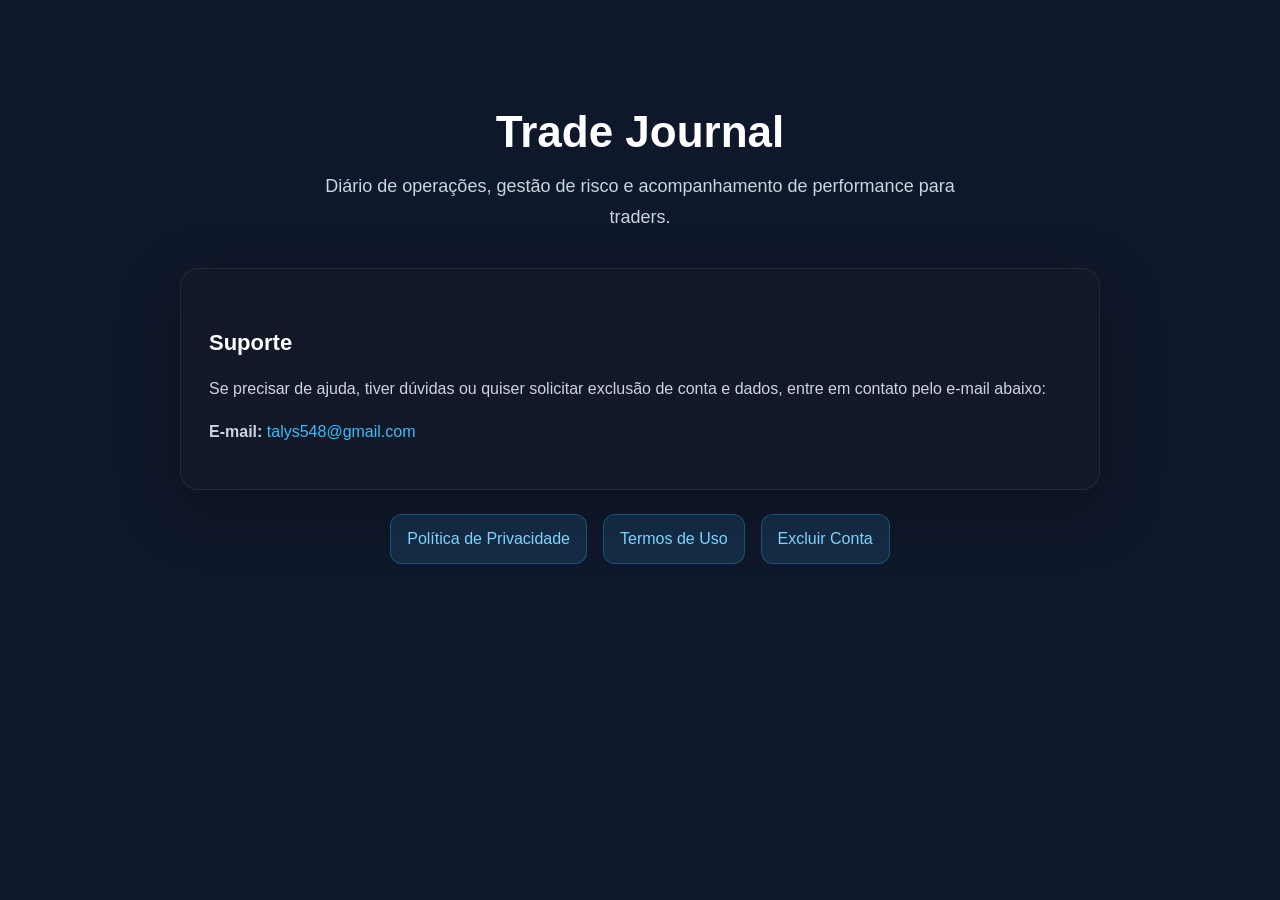
<file: index.html>
<!DOCTYPE html>
<html lang="pt-BR">
<head>
  <meta charset="UTF-8" />
  <meta name="viewport" content="width=device-width, initial-scale=1.0" />
  <title>Trade Journal - Suporte</title>
  <link rel="stylesheet" href="style.css" />
</head>
<body>
  <main class="container">
    <section class="hero">
      <h1>Trade Journal</h1>
      <p>Diário de operações, gestão de risco e acompanhamento de performance para traders.</p>
    </section>

    <section class="card">
      <h2>Suporte</h2>
      <p>Se precisar de ajuda, tiver dúvidas ou quiser solicitar exclusão de conta e dados, entre em contato pelo e-mail abaixo:</p>
      <p><strong>E-mail:</strong> <a href="mailto:talys548@gmail.com">talys548@gmail.com</a></p>
    </section>

    <section class="links">
      <a href="privacy-policy.html">Política de Privacidade</a>
      <a href="terms.html">Termos de Uso</a>
      <a href="delete-account.html">Excluir Conta</a>
    </section>
  </main>
</body>
</html>
</file>
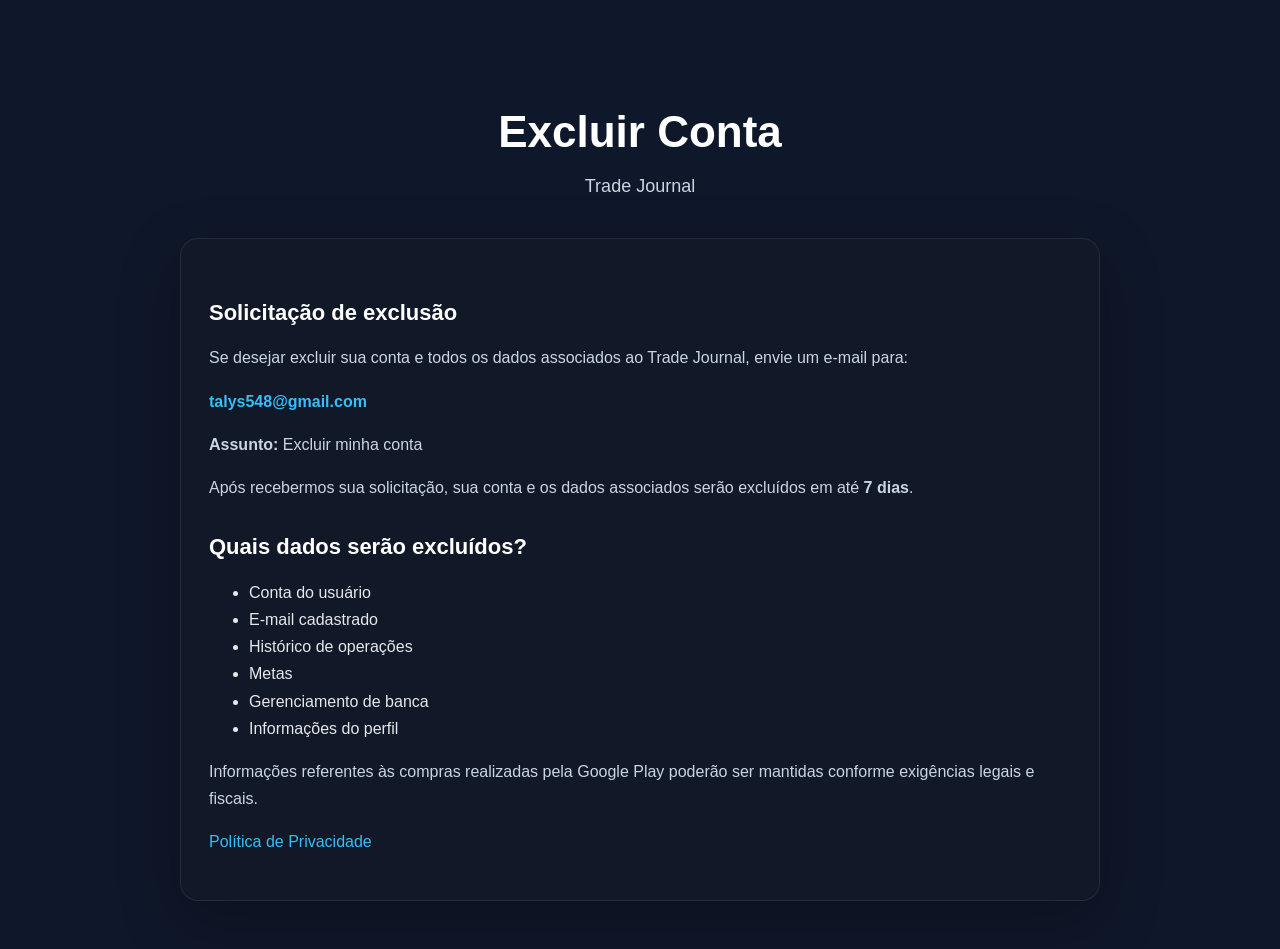
<file: delete-account.html>
<!DOCTYPE html>
<html lang="pt-BR">
<head>
<meta charset="UTF-8">
<meta name="viewport" content="width=device-width, initial-scale=1.0">
<title>Excluir Conta - Trade Journal</title>
<link rel="stylesheet" href="style.css">
</head>
<body>
<main class="container">
<section class="hero">
<h1>Excluir Conta</h1>
<p>Trade Journal</p>
</section>

<section class="card">
<h2>Solicitação de exclusão</h2>

<p>Se desejar excluir sua conta e todos os dados associados ao Trade Journal, envie um e-mail para:</p>

<p><strong><a href="mailto:talys548@gmail.com">talys548@gmail.com</a></strong></p>

<p><strong>Assunto:</strong> Excluir minha conta</p>

<p>Após recebermos sua solicitação, sua conta e os dados associados serão excluídos em até <strong>7 dias</strong>.</p>

<h2>Quais dados serão excluídos?</h2>

<ul>
<li>Conta do usuário</li>
<li>E-mail cadastrado</li>
<li>Histórico de operações</li>
<li>Metas</li>
<li>Gerenciamento de banca</li>
<li>Informações do perfil</li>
</ul>

<p>Informações referentes às compras realizadas pela Google Play poderão ser mantidas conforme exigências legais e fiscais.</p>

<p><a href="privacy-policy.html">Política de Privacidade</a></p>
</section>
</main>
</body>
</html>
</file>
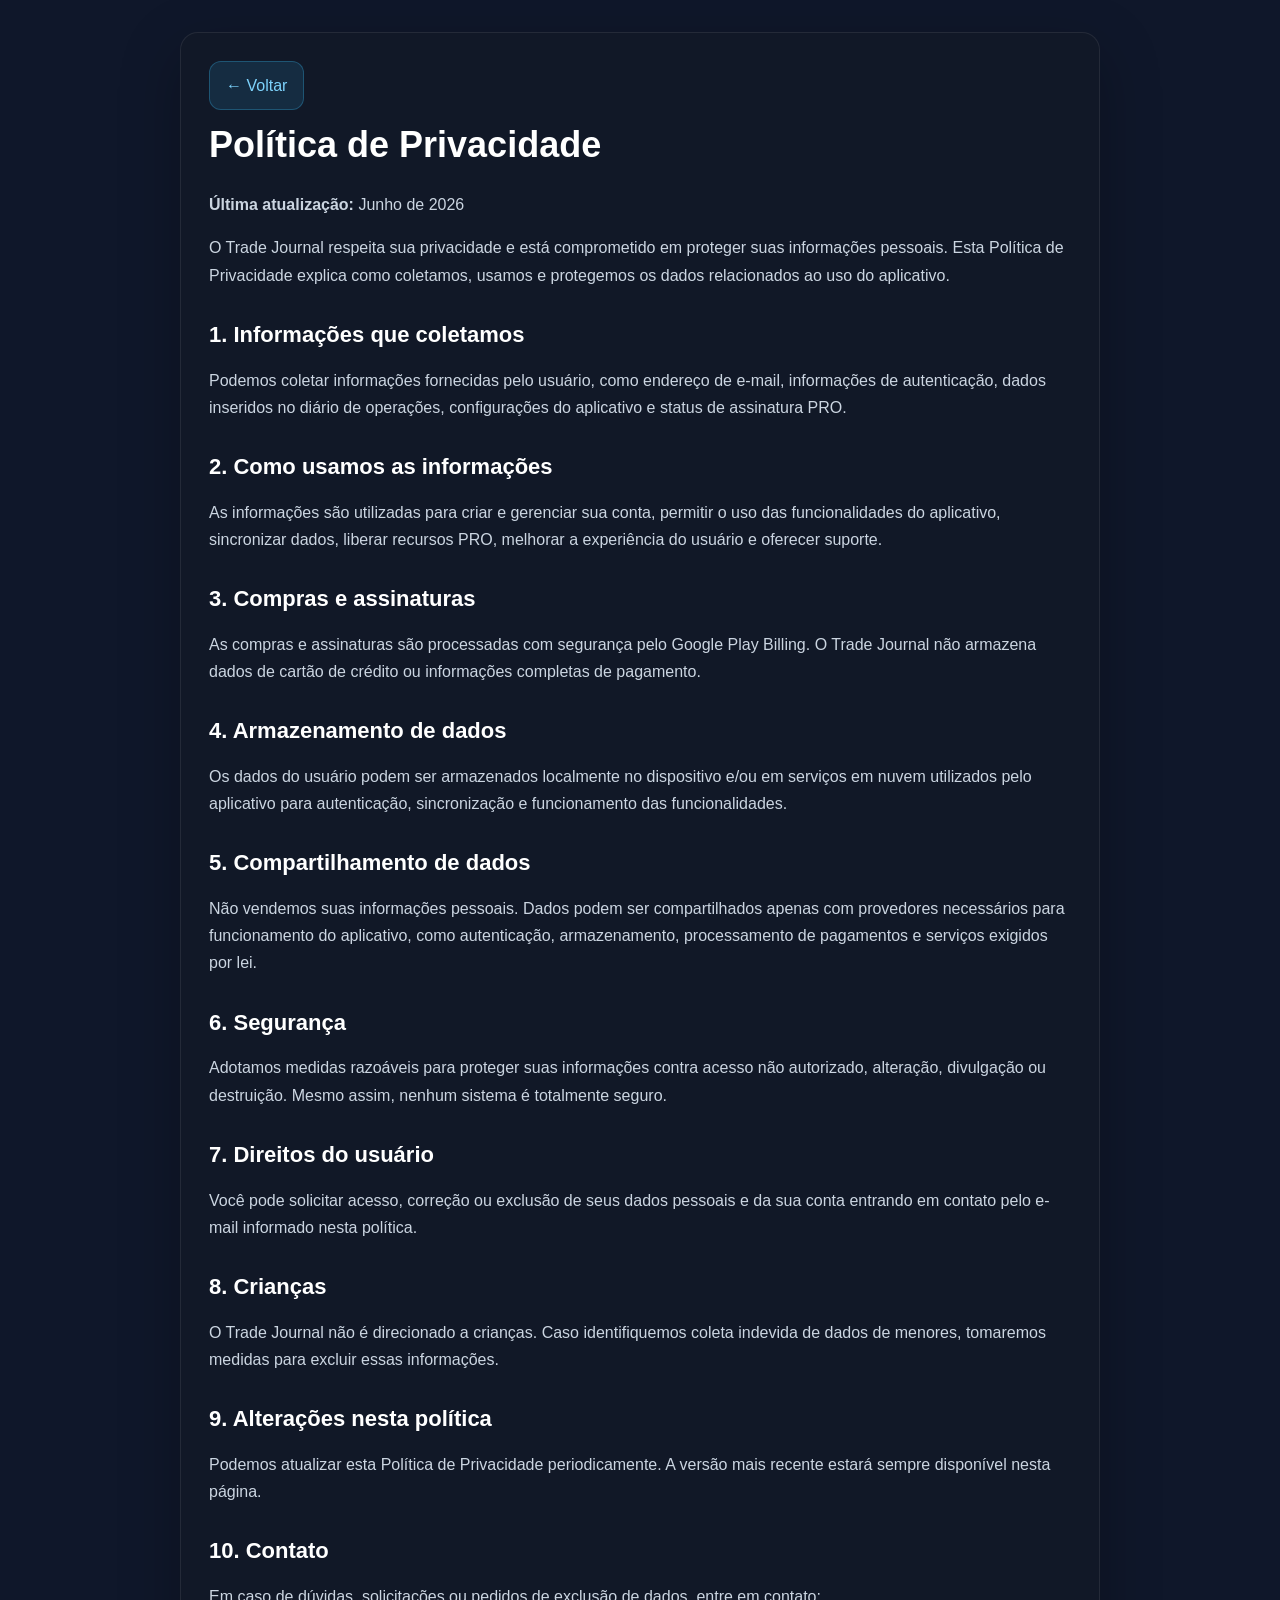
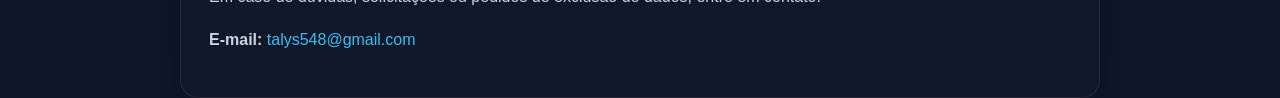
<file: privacy-policy.html>
<!DOCTYPE html>
<html lang="pt-BR">
<head>
  <meta charset="UTF-8" />
  <meta name="viewport" content="width=device-width, initial-scale=1.0" />
  <title>Política de Privacidade - Trade Journal</title>
  <link rel="stylesheet" href="style.css" />
</head>
<body>
  <main class="container legal">
    <a class="back" href="index.html">← Voltar</a>
    <h1>Política de Privacidade</h1>
    <p><strong>Última atualização:</strong> Junho de 2026</p>

    <p>O Trade Journal respeita sua privacidade e está comprometido em proteger suas informações pessoais. Esta Política de Privacidade explica como coletamos, usamos e protegemos os dados relacionados ao uso do aplicativo.</p>

    <h2>1. Informações que coletamos</h2>
    <p>Podemos coletar informações fornecidas pelo usuário, como endereço de e-mail, informações de autenticação, dados inseridos no diário de operações, configurações do aplicativo e status de assinatura PRO.</p>

    <h2>2. Como usamos as informações</h2>
    <p>As informações são utilizadas para criar e gerenciar sua conta, permitir o uso das funcionalidades do aplicativo, sincronizar dados, liberar recursos PRO, melhorar a experiência do usuário e oferecer suporte.</p>

    <h2>3. Compras e assinaturas</h2>
    <p>As compras e assinaturas são processadas com segurança pelo Google Play Billing. O Trade Journal não armazena dados de cartão de crédito ou informações completas de pagamento.</p>

    <h2>4. Armazenamento de dados</h2>
    <p>Os dados do usuário podem ser armazenados localmente no dispositivo e/ou em serviços em nuvem utilizados pelo aplicativo para autenticação, sincronização e funcionamento das funcionalidades.</p>

    <h2>5. Compartilhamento de dados</h2>
    <p>Não vendemos suas informações pessoais. Dados podem ser compartilhados apenas com provedores necessários para funcionamento do aplicativo, como autenticação, armazenamento, processamento de pagamentos e serviços exigidos por lei.</p>

    <h2>6. Segurança</h2>
    <p>Adotamos medidas razoáveis para proteger suas informações contra acesso não autorizado, alteração, divulgação ou destruição. Mesmo assim, nenhum sistema é totalmente seguro.</p>

    <h2>7. Direitos do usuário</h2>
    <p>Você pode solicitar acesso, correção ou exclusão de seus dados pessoais e da sua conta entrando em contato pelo e-mail informado nesta política.</p>

    <h2>8. Crianças</h2>
    <p>O Trade Journal não é direcionado a crianças. Caso identifiquemos coleta indevida de dados de menores, tomaremos medidas para excluir essas informações.</p>

    <h2>9. Alterações nesta política</h2>
    <p>Podemos atualizar esta Política de Privacidade periodicamente. A versão mais recente estará sempre disponível nesta página.</p>

    <h2>10. Contato</h2>
    <p>Em caso de dúvidas, solicitações ou pedidos de exclusão de dados, entre em contato:</p>
    <p><strong>E-mail:</strong> <a href="mailto:talys548@gmail.com">talys548@gmail.com</a></p>
  </main>
</body>
</html>
</file>
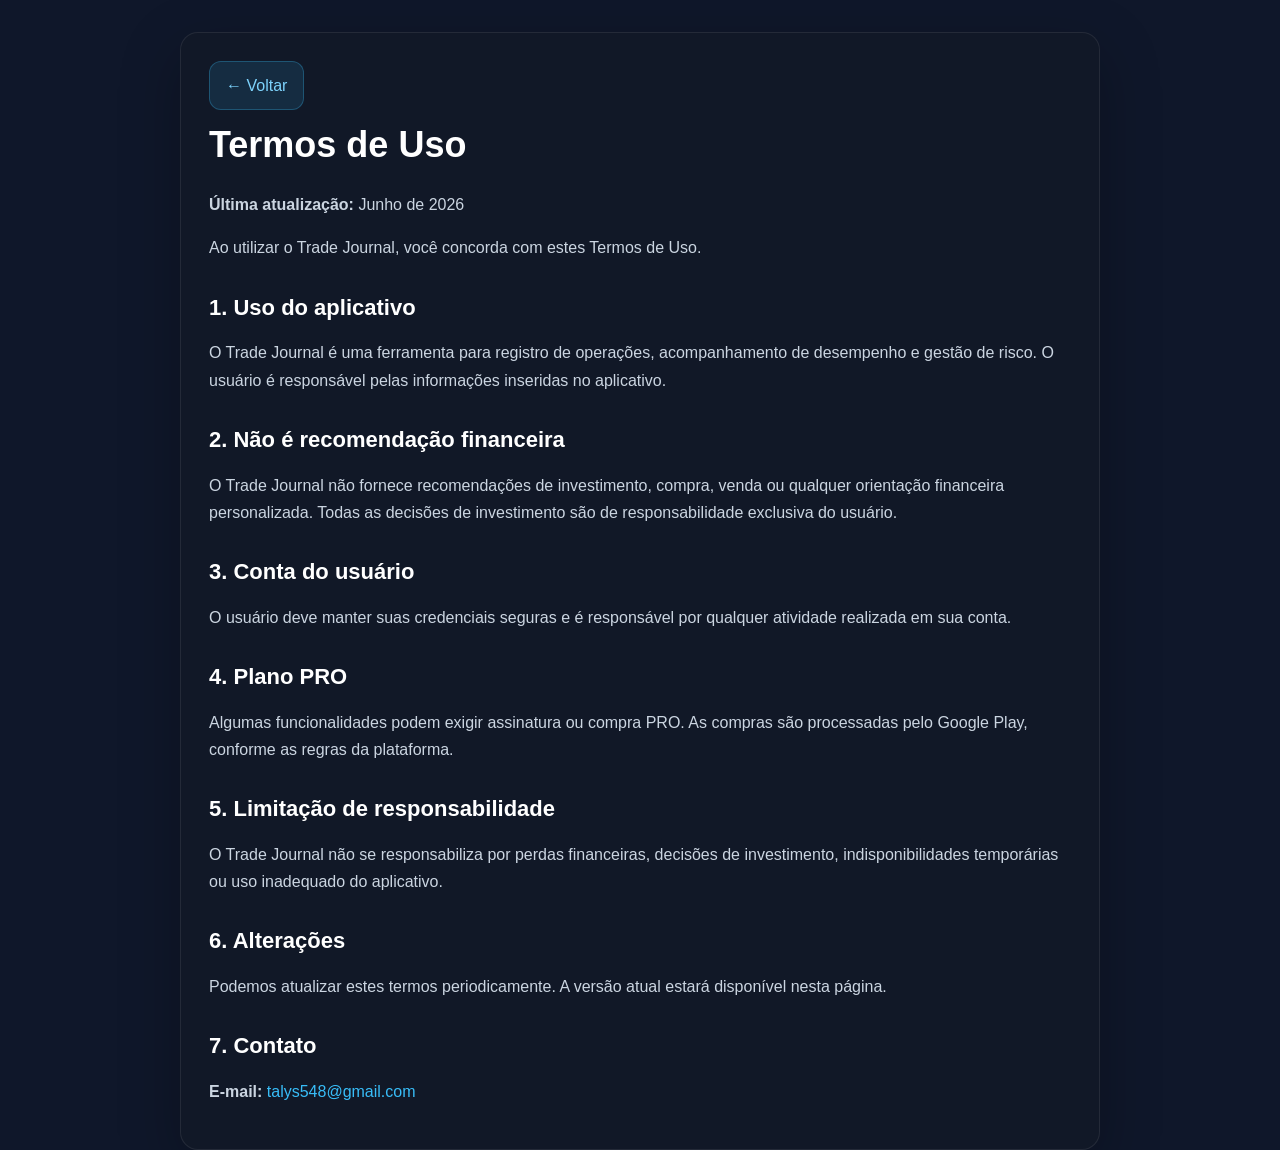
<file: terms.html>
<!DOCTYPE html>
<html lang="pt-BR">
<head>
  <meta charset="UTF-8" />
  <meta name="viewport" content="width=device-width, initial-scale=1.0" />
  <title>Termos de Uso - Trade Journal</title>
  <link rel="stylesheet" href="style.css" />
</head>
<body>
  <main class="container legal">
    <a class="back" href="index.html">← Voltar</a>
    <h1>Termos de Uso</h1>
    <p><strong>Última atualização:</strong> Junho de 2026</p>

    <p>Ao utilizar o Trade Journal, você concorda com estes Termos de Uso.</p>

    <h2>1. Uso do aplicativo</h2>
    <p>O Trade Journal é uma ferramenta para registro de operações, acompanhamento de desempenho e gestão de risco. O usuário é responsável pelas informações inseridas no aplicativo.</p>

    <h2>2. Não é recomendação financeira</h2>
    <p>O Trade Journal não fornece recomendações de investimento, compra, venda ou qualquer orientação financeira personalizada. Todas as decisões de investimento são de responsabilidade exclusiva do usuário.</p>

    <h2>3. Conta do usuário</h2>
    <p>O usuário deve manter suas credenciais seguras e é responsável por qualquer atividade realizada em sua conta.</p>

    <h2>4. Plano PRO</h2>
    <p>Algumas funcionalidades podem exigir assinatura ou compra PRO. As compras são processadas pelo Google Play, conforme as regras da plataforma.</p>

    <h2>5. Limitação de responsabilidade</h2>
    <p>O Trade Journal não se responsabiliza por perdas financeiras, decisões de investimento, indisponibilidades temporárias ou uso inadequado do aplicativo.</p>

    <h2>6. Alterações</h2>
    <p>Podemos atualizar estes termos periodicamente. A versão atual estará disponível nesta página.</p>

    <h2>7. Contato</h2>
    <p><strong>E-mail:</strong> <a href="mailto:talys548@gmail.com">talys548@gmail.com</a></p>
  </main>
</body>
</html>
</file>
<file: style.css>
* {
  box-sizing: border-box;
}

body {
  margin: 0;
  font-family: Arial, Helvetica, sans-serif;
  background: #0f172a;
  color: #e5e7eb;
  line-height: 1.7;
}

.container {
  width: min(920px, 92%);
  margin: 0 auto;
  padding: 48px 0;
}

.hero {
  padding: 56px 0 36px;
  text-align: center;
}

.hero h1 {
  margin: 0 0 12px;
  font-size: 44px;
  color: #ffffff;
}

.hero p {
  max-width: 680px;
  margin: 0 auto;
  color: #cbd5e1;
  font-size: 18px;
}

.card,
.legal {
  background: #111827;
  border: 1px solid rgba(255, 255, 255, 0.08);
  border-radius: 18px;
  padding: 28px;
  box-shadow: 0 20px 60px rgba(0, 0, 0, 0.25);
}

.legal {
  margin-top: 32px;
}

h1, h2 {
  color: #ffffff;
  line-height: 1.25;
}

h1 {
  font-size: 36px;
  margin-top: 12px;
}

h2 {
  font-size: 22px;
  margin-top: 32px;
}

p {
  color: #cbd5e1;
}

a {
  color: #38bdf8;
  text-decoration: none;
}

a:hover {
  text-decoration: underline;
}

.links {
  display: flex;
  gap: 16px;
  justify-content: center;
  flex-wrap: wrap;
  margin-top: 24px;
}

.links a,
.back {
  display: inline-block;
  background: rgba(56, 189, 248, 0.12);
  border: 1px solid rgba(56, 189, 248, 0.28);
  color: #7dd3fc;
  padding: 10px 16px;
  border-radius: 12px;
}

@media (max-width: 600px) {
  .hero h1,
  h1 {
    font-size: 30px;
  }

  .container {
    padding: 28px 0;
  }

  .card,
  .legal {
    padding: 22px;
  }
}
</file>
